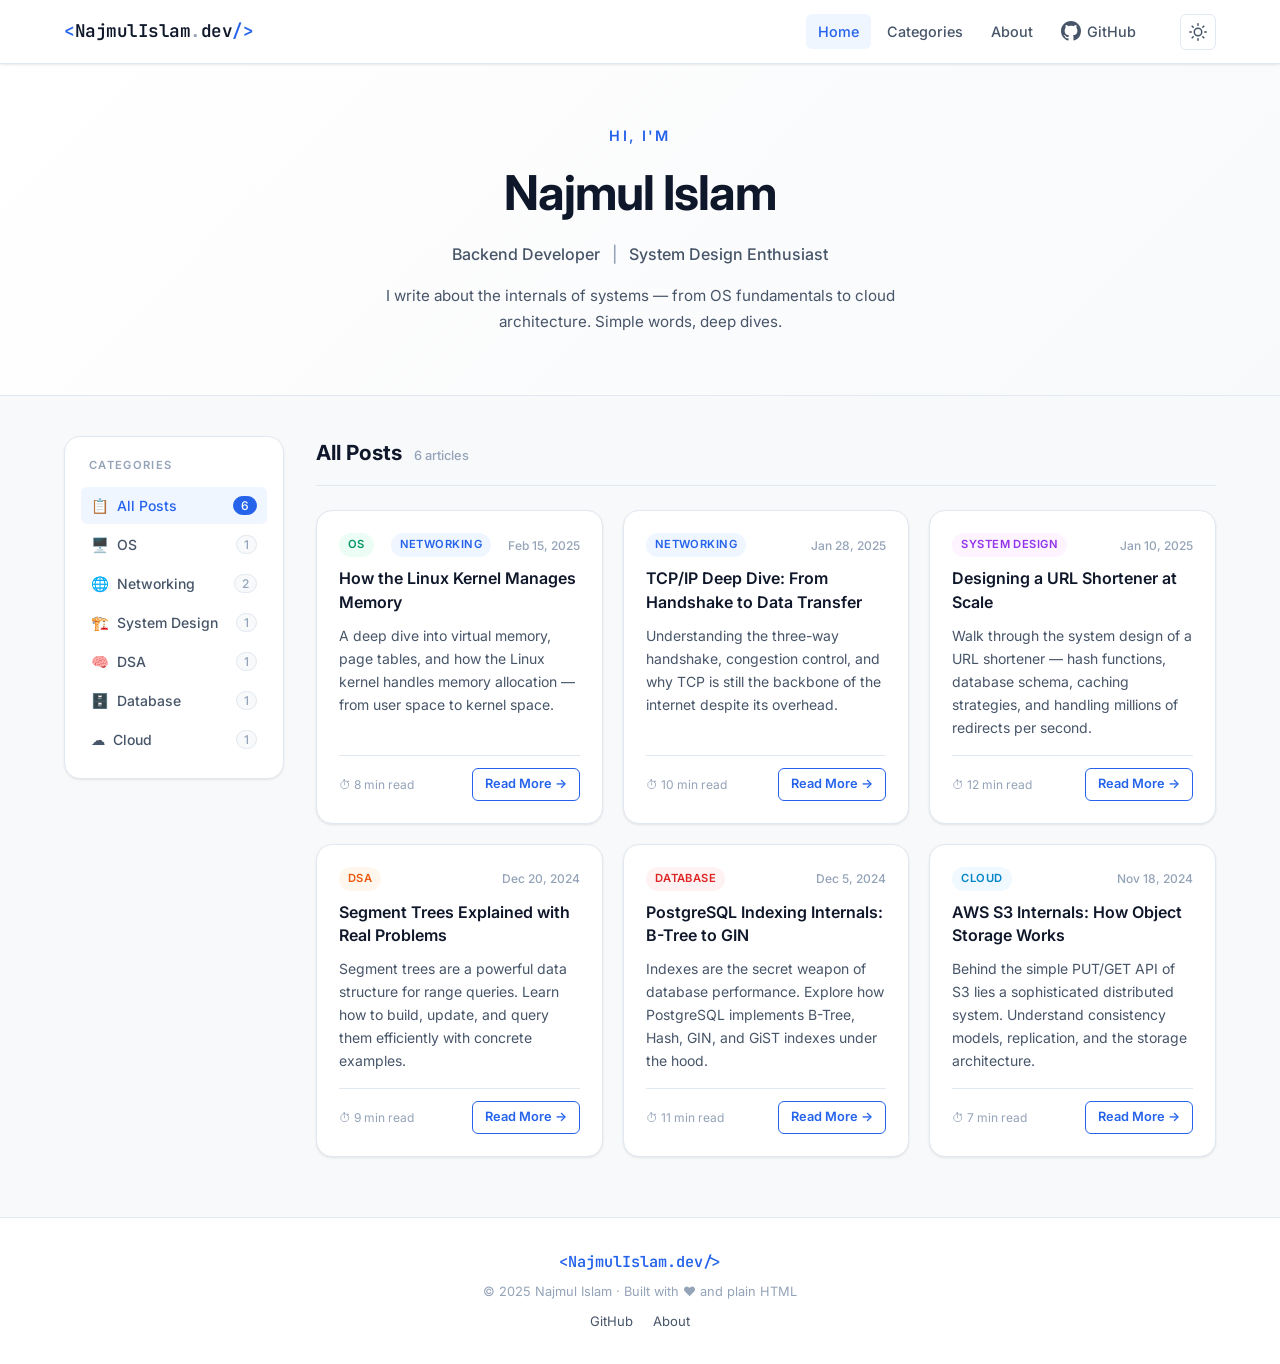
<file: index.html>
<!DOCTYPE html>
<html lang="en" data-theme="light">
<head>
  <meta charset="UTF-8" />
  <meta name="viewport" content="width=device-width, initial-scale=1.0" />
  <meta name="description" content="Najmul Islam's personal tech blog — Backend Developer & System Design Enthusiast. Articles on OS, Networking, System Design, DSA, Database, and Cloud." />
  <meta name="keywords" content="tech blog, backend development, system design, DSA, networking, cloud, database" />
  <meta name="author" content="Najmul Islam" />

  <!-- Open Graph -->
  <meta property="og:title" content="Najmul Islam — Tech Blog" />
  <meta property="og:description" content="Backend Developer | System Design Enthusiast" />
  <meta property="og:type" content="website" />

  <title>Najmul Islam — Tech Blog</title>
  <link rel="stylesheet" href="styles.css" />
  <link rel="preconnect" href="https://fonts.googleapis.com" />
  <link rel="preconnect" href="https://fonts.gstatic.com" crossorigin />
  <link href="https://fonts.googleapis.com/css2?family=Inter:wght@300;400;500;600;700&family=JetBrains+Mono:wght@400;500&display=swap" rel="stylesheet" />
</head>
<body>

  <!-- ============ NAVBAR ============ -->
  <header class="navbar" id="navbar">
    <div class="nav-container">

      <!-- Logo / Name -->
      <a href="index.html" class="nav-logo">
        <span class="logo-bracket">&lt;</span>NajmulIslam<span class="logo-dot">.</span>dev<span class="logo-bracket">/&gt;</span>
      </a>

      <!-- Desktop Nav Links -->
      <nav class="nav-links" id="navLinks" aria-label="Main navigation">
        <a href="index.html" class="nav-link active">Home</a>
        <a href="#categories" class="nav-link">Categories</a>
        <a href="about.html" class="nav-link">About</a>
        <a href="https://github.com/najmulislamnajim" target="_blank" rel="noopener noreferrer" class="nav-link nav-github" aria-label="GitHub Profile">
          <!-- GitHub SVG Icon -->
          <svg xmlns="http://www.w3.org/2000/svg" width="20" height="20" viewBox="0 0 24 24" fill="currentColor" aria-hidden="true">
            <path d="M12 0C5.37 0 0 5.37 0 12c0 5.31 3.435 9.795 8.205 11.385.6.105.825-.255.825-.57 0-.285-.015-1.23-.015-2.235-3.015.555-3.795-.735-4.035-1.41-.135-.345-.72-1.41-1.23-1.695-.42-.225-1.02-.78-.015-.795.945-.015 1.62.87 1.845 1.23 1.08 1.815 2.805 1.305 3.495.99.105-.78.42-1.305.765-1.605-2.67-.3-5.46-1.335-5.46-5.925 0-1.305.465-2.385 1.23-3.225-.12-.3-.54-1.53.12-3.18 0 0 1.005-.315 3.3 1.23.96-.27 1.98-.405 3-.405s2.04.135 3 .405c2.295-1.56 3.3-1.23 3.3-1.23.66 1.65.24 2.88.12 3.18.765.84 1.23 1.905 1.23 3.225 0 4.605-2.805 5.625-5.475 5.925.435.375.81 1.095.81 2.22 0 1.605-.015 2.895-.015 3.3 0 .315.225.69.825.57A12.02 12.02 0 0 0 24 12c0-6.63-5.37-12-12-12z"/>
          </svg>
          GitHub
        </a>
      </nav>

      <!-- Right controls: dark mode + hamburger -->
      <div class="nav-controls">
        <!-- Dark Mode Toggle -->
        <button class="theme-toggle" id="themeToggle" aria-label="Toggle dark mode" title="Toggle dark mode">
          <svg class="icon-sun" xmlns="http://www.w3.org/2000/svg" width="18" height="18" viewBox="0 0 24 24" fill="none" stroke="currentColor" stroke-width="2" stroke-linecap="round" stroke-linejoin="round">
            <circle cx="12" cy="12" r="5"/><line x1="12" y1="1" x2="12" y2="3"/><line x1="12" y1="21" x2="12" y2="23"/>
            <line x1="4.22" y1="4.22" x2="5.64" y2="5.64"/><line x1="18.36" y1="18.36" x2="19.78" y2="19.78"/>
            <line x1="1" y1="12" x2="3" y2="12"/><line x1="21" y1="12" x2="23" y2="12"/>
            <line x1="4.22" y1="19.78" x2="5.64" y2="18.36"/><line x1="18.36" y1="5.64" x2="19.78" y2="4.22"/>
          </svg>
          <svg class="icon-moon" xmlns="http://www.w3.org/2000/svg" width="18" height="18" viewBox="0 0 24 24" fill="none" stroke="currentColor" stroke-width="2" stroke-linecap="round" stroke-linejoin="round">
            <path d="M21 12.79A9 9 0 1 1 11.21 3 7 7 0 0 0 21 12.79z"/>
          </svg>
        </button>

        <!-- Hamburger (mobile) -->
        <button class="hamburger" id="hamburger" aria-label="Toggle menu" aria-expanded="false">
          <span></span><span></span><span></span>
        </button>
      </div>

    </div>

    <!-- Mobile Nav Drawer -->
    <div class="mobile-nav" id="mobileNav" aria-hidden="true">
      <a href="index.html" class="nav-link active">Home</a>
      <a href="#categories" class="nav-link">Categories</a>
      <a href="about.html" class="nav-link">About</a>
      <a href="https://github.com/najmulislam" target="_blank" rel="noopener noreferrer" class="nav-link">GitHub</a>
    </div>
  </header>

  <!-- ============ HERO ============ -->
  <section class="hero">
    <div class="hero-inner">
      <p class="hero-greeting">Hi, I'm</p>
      <h1 class="hero-name">Najmul Islam</h1>
      <p class="hero-tagline">Backend Developer <span class="sep">|</span> System Design Enthusiast</p>
      <p class="hero-desc">I write about the internals of systems — from OS fundamentals to cloud architecture. Simple words, deep dives.</p>
    </div>
  </section>

  <!-- ============ MAIN LAYOUT ============ -->
  <main class="layout" id="categories">
    <!-- ---- SIDEBAR ---- -->
    <aside class="sidebar" id="sidebar" aria-label="Blog categories">
      <h2 class="sidebar-title">Categories</h2>
      <ul class="category-list" id="categoryList" role="list">
        <li>
          <button class="cat-btn active" data-category="all" aria-pressed="true">
            <span class="cat-icon">📋</span> All Posts
            <span class="cat-count" id="count-all">6</span>
          </button>
        </li>
        <li>
          <button class="cat-btn" data-category="OS" aria-pressed="false">
            <span class="cat-icon">🖥️</span> OS
            <span class="cat-count" id="count-OS">1</span>
          </button>
        </li>
        <li>
          <button class="cat-btn" data-category="Networking" aria-pressed="false">
            <span class="cat-icon">🌐</span> Networking
            <span class="cat-count" id="count-Networking">2</span>
          </button>
        </li>
        <li>
          <button class="cat-btn" data-category="System Design" aria-pressed="false">
            <span class="cat-icon">🏗️</span> System Design
            <span class="cat-count" id="count-System Design">1</span>
          </button>
        </li>
        <li>
          <button class="cat-btn" data-category="DSA" aria-pressed="false">
            <span class="cat-icon">🧠</span> DSA
            <span class="cat-count" id="count-DSA">1</span>
          </button>
        </li>
        <li>
          <button class="cat-btn" data-category="Database" aria-pressed="false">
            <span class="cat-icon">🗄️</span> Database
            <span class="cat-count" id="count-Database">1</span>
          </button>
        </li>
        <li>
          <button class="cat-btn" data-category="Cloud" aria-pressed="false">
            <span class="cat-icon">☁️</span> Cloud
            <span class="cat-count" id="count-Cloud">1</span>
          </button>
        </li>
      </ul>
    </aside>

    <!-- ---- BLOG CARDS AREA ---- -->
    <section class="blog-area" aria-label="Blog posts">

      <!-- Mobile category dropdown -->
      <div class="mobile-category-bar">
        <label for="mobileCatSelect" class="sr-only">Filter by category</label>
        <select id="mobileCatSelect" class="mobile-cat-select" aria-label="Filter posts by category">
          <option value="all">📋 All Posts</option>
          <option value="OS">🖥️ OS</option>
          <option value="Networking">🌐 Networking</option>
          <option value="System Design">🏗️ System Design</option>
          <option value="DSA">🧠 DSA</option>
          <option value="Database">🗄️ Database</option>
          <option value="Cloud">☁️ Cloud</option>
        </select>
      </div>

      <div class="blog-header">
        <h2 class="blog-section-title" id="sectionTitle">All Posts</h2>
        <span class="post-count" id="postCount">6 articles</span>
      </div>

      <!-- Blog Cards Grid -->
      <div class="blog-grid" id="blogGrid">

        <!-- Card 1: OS -->
        <article class="blog-card" data-category="OS Networking">
          <div class="card-top">
            <span class="badge badge-OS">OS</span>
            <span class="badge badge-Networking">Networking</span>
            <time class="card-date" datetime="2025-02-15">Feb 15, 2025</time>
          </div>
          <h3 class="card-title">How the Linux Kernel Manages Memory</h3>
          <p class="card-desc">A deep dive into virtual memory, page tables, and how the Linux kernel handles memory allocation — from user space to kernel space.</p>
          <div class="card-footer">
            <span class="read-time">⏱ 8 min read</span>
            <a href="blog1.html" class="btn-read">Read More →</a>
          </div>
        </article>

        <!-- Card 2: Networking -->
        <article class="blog-card" data-category="Networking">
          <div class="card-top">
            <span class="badge badge-Networking">Networking</span>
            <time class="card-date" datetime="2025-01-28">Jan 28, 2025</time>
          </div>
          <h3 class="card-title">TCP/IP Deep Dive: From Handshake to Data Transfer</h3>
          <p class="card-desc">Understanding the three-way handshake, congestion control, and why TCP is still the backbone of the internet despite its overhead.</p>
          <div class="card-footer">
            <span class="read-time">⏱ 10 min read</span>
            <a href="blog2.html" class="btn-read">Read More →</a>
          </div>
        </article>

        <!-- Card 3: System Design -->
        <article class="blog-card" data-category="System Design">
          <div class="card-top">
            <span class="badge badge-SystemDesign">System Design</span>
            <time class="card-date" datetime="2025-01-10">Jan 10, 2025</time>
          </div>
          <h3 class="card-title">Designing a URL Shortener at Scale</h3>
          <p class="card-desc">Walk through the system design of a URL shortener — hash functions, database schema, caching strategies, and handling millions of redirects per second.</p>
          <div class="card-footer">
            <span class="read-time">⏱ 12 min read</span>
            <a href="blog3.html" class="btn-read">Read More →</a>
          </div>
        </article>

        <!-- Card 4: DSA -->
        <article class="blog-card" data-category="DSA">
          <div class="card-top">
            <span class="badge badge-DSA">DSA</span>
            <time class="card-date" datetime="2024-12-20">Dec 20, 2024</time>
          </div>
          <h3 class="card-title">Segment Trees Explained with Real Problems</h3>
          <p class="card-desc">Segment trees are a powerful data structure for range queries. Learn how to build, update, and query them efficiently with concrete examples.</p>
          <div class="card-footer">
            <span class="read-time">⏱ 9 min read</span>
            <a href="blog4.html" class="btn-read">Read More →</a>
          </div>
        </article>

        <!-- Card 5: Database -->
        <article class="blog-card" data-category="Database">
          <div class="card-top">
            <span class="badge badge-Database">Database</span>
            <time class="card-date" datetime="2024-12-05">Dec 5, 2024</time>
          </div>
          <h3 class="card-title">PostgreSQL Indexing Internals: B-Tree to GIN</h3>
          <p class="card-desc">Indexes are the secret weapon of database performance. Explore how PostgreSQL implements B-Tree, Hash, GIN, and GiST indexes under the hood.</p>
          <div class="card-footer">
            <span class="read-time">⏱ 11 min read</span>
            <a href="blog5.html" class="btn-read">Read More →</a>
          </div>
        </article>

        <!-- Card 6: Cloud -->
        <article class="blog-card" data-category="Cloud">
          <div class="card-top">
            <span class="badge badge-Cloud">Cloud</span>
            <time class="card-date" datetime="2024-11-18">Nov 18, 2024</time>
          </div>
          <h3 class="card-title">AWS S3 Internals: How Object Storage Works</h3>
          <p class="card-desc">Behind the simple PUT/GET API of S3 lies a sophisticated distributed system. Understand consistency models, replication, and the storage architecture.</p>
          <div class="card-footer">
            <span class="read-time">⏱ 7 min read</span>
            <a href="blog6.html" class="btn-read">Read More →</a>
          </div>
        </article>

      </div><!-- /blog-grid -->

      <!-- Empty state (hidden by default) -->
      <div class="empty-state" id="emptyState" hidden>
        <span class="empty-icon">📭</span>
        <p>No posts in this category yet. Check back soon!</p>
      </div>

    </section>
  </main>

  <!-- ============ FOOTER ============ -->
  <footer class="footer">
    <div class="footer-inner">
      <p class="footer-name">&lt;NajmulIslam.dev/&gt;</p>
      <p class="footer-copy">© 2025 Najmul Islam · Built with ❤️ and plain HTML</p>
      <div class="footer-links">
        <a href="https://github.com/najmulislamnajim" target="_blank" rel="noopener noreferrer">GitHub</a>
        <a href="about.html">About</a>
      </div>
    </div>
  </footer>

  <script src="script.js"></script>
</body>
</html>
</file>
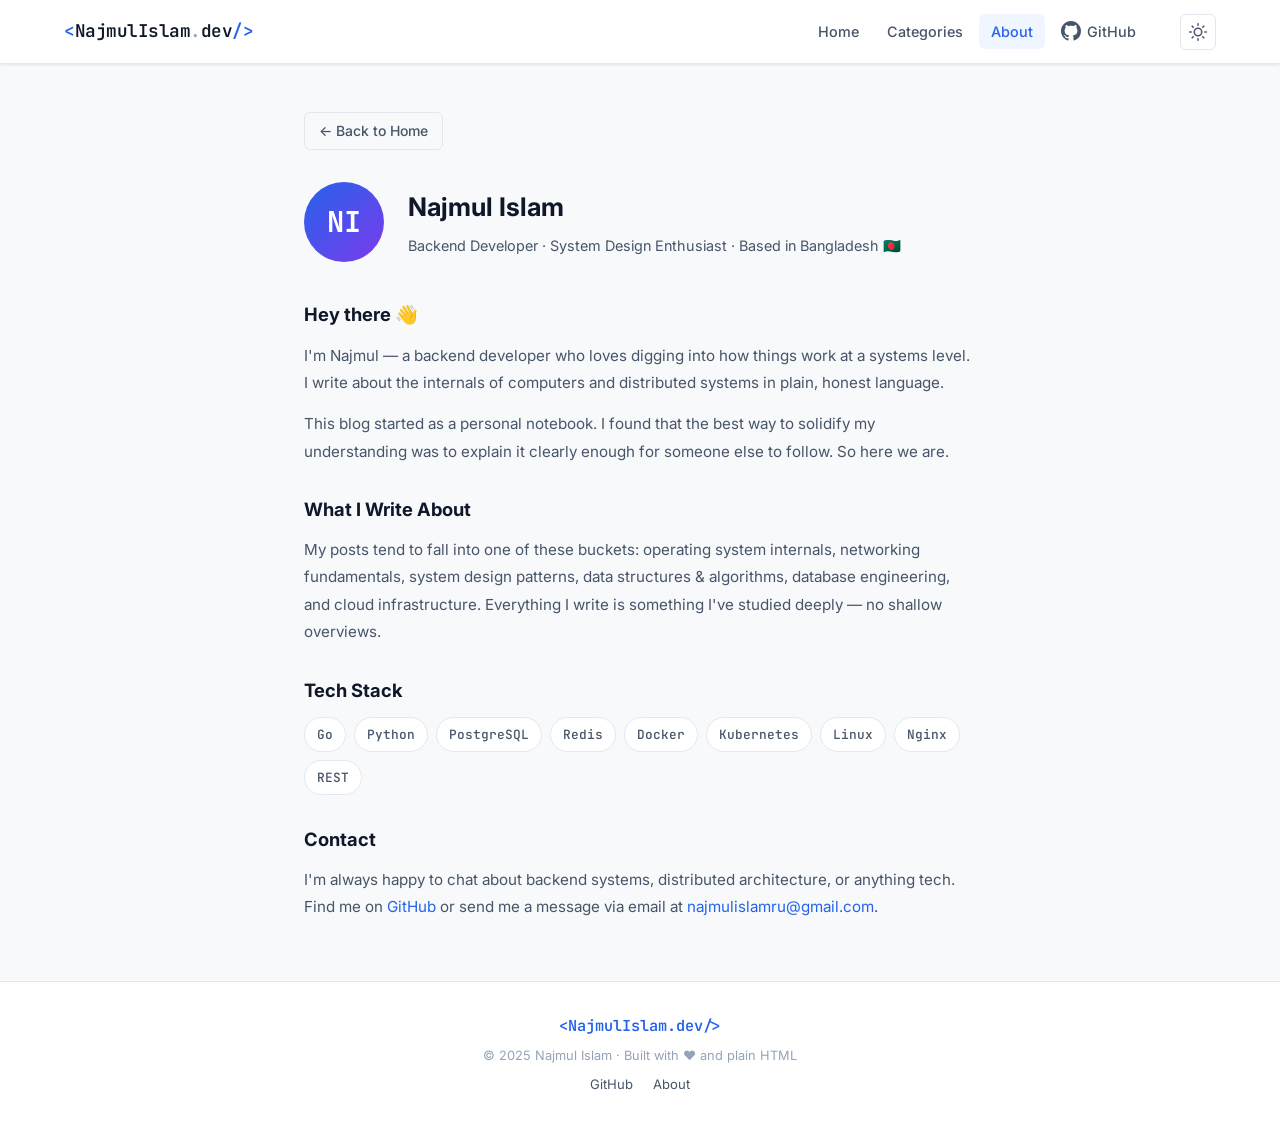
<file: about.html>
<!DOCTYPE html>
<html lang="en" data-theme="light">
<head>
  <meta charset="UTF-8" />
  <meta name="viewport" content="width=device-width, initial-scale=1.0" />
  <meta name="description" content="About Najmul Islam — Backend Developer and System Design Enthusiast." />
  <meta name="author" content="Najmul Islam" />
  <title>About — Najmul Islam</title>
  <link rel="stylesheet" href="styles.css" />
  <link rel="preconnect" href="https://fonts.googleapis.com" />
  <link rel="preconnect" href="https://fonts.gstatic.com" crossorigin />
  <link href="https://fonts.googleapis.com/css2?family=Inter:wght@300;400;500;600;700&family=JetBrains+Mono:wght@400;500&display=swap" rel="stylesheet" />
</head>
<body>

  <!-- NAVBAR -->
  <header class="navbar" id="navbar">
    <div class="nav-container">
      <a href="index.html" class="nav-logo">
        <span class="logo-bracket">&lt;</span>NajmulIslam<span class="logo-dot">.</span>dev<span class="logo-bracket">/&gt;</span>
      </a>
      <nav class="nav-links" aria-label="Main navigation">
        <a href="index.html" class="nav-link">Home</a>
        <a href="index.html#categories" class="nav-link">Categories</a>
        <a href="about.html" class="nav-link active">About</a>
        <a href="https://github.com/najmulislamnajim" target="_blank" rel="noopener noreferrer" class="nav-link nav-github">
          <svg xmlns="http://www.w3.org/2000/svg" width="20" height="20" viewBox="0 0 24 24" fill="currentColor" aria-hidden="true">
            <path d="M12 0C5.37 0 0 5.37 0 12c0 5.31 3.435 9.795 8.205 11.385.6.105.825-.255.825-.57 0-.285-.015-1.23-.015-2.235-3.015.555-3.795-.735-4.035-1.41-.135-.345-.72-1.41-1.23-1.695-.42-.225-1.02-.78-.015-.795.945-.015 1.62.87 1.845 1.23 1.08 1.815 2.805 1.305 3.495.99.105-.78.42-1.305.765-1.605-2.67-.3-5.46-1.335-5.46-5.925 0-1.305.465-2.385 1.23-3.225-.12-.3-.54-1.53.12-3.18 0 0 1.005-.315 3.3 1.23.96-.27 1.98-.405 3-.405s2.04.135 3 .405c2.295-1.56 3.3-1.23 3.3-1.23.66 1.65.24 2.88.12 3.18.765.84 1.23 1.905 1.23 3.225 0 4.605-2.805 5.625-5.475 5.925.435.375.81 1.095.81 2.22 0 1.605-.015 2.895-.015 3.3 0 .315.225.69.825.57A12.02 12.02 0 0 0 24 12c0-6.63-5.37-12-12-12z"/>
          </svg>
          GitHub
        </a>
      </nav>
      <div class="nav-controls">
        <button class="theme-toggle" id="themeToggle" aria-label="Toggle dark mode">
          <svg class="icon-sun" xmlns="http://www.w3.org/2000/svg" width="18" height="18" viewBox="0 0 24 24" fill="none" stroke="currentColor" stroke-width="2" stroke-linecap="round" stroke-linejoin="round">
            <circle cx="12" cy="12" r="5"/><line x1="12" y1="1" x2="12" y2="3"/><line x1="12" y1="21" x2="12" y2="23"/>
            <line x1="4.22" y1="4.22" x2="5.64" y2="5.64"/><line x1="18.36" y1="18.36" x2="19.78" y2="19.78"/>
            <line x1="1" y1="12" x2="3" y2="12"/><line x1="21" y1="12" x2="23" y2="12"/>
            <line x1="4.22" y1="19.78" x2="5.64" y2="18.36"/><line x1="18.36" y1="5.64" x2="19.78" y2="4.22"/>
          </svg>
          <svg class="icon-moon" xmlns="http://www.w3.org/2000/svg" width="18" height="18" viewBox="0 0 24 24" fill="none" stroke="currentColor" stroke-width="2" stroke-linecap="round" stroke-linejoin="round">
            <path d="M21 12.79A9 9 0 1 1 11.21 3 7 7 0 0 0 21 12.79z"/>
          </svg>
        </button>
        <button class="hamburger" id="hamburger" aria-label="Toggle menu" aria-expanded="false">
          <span></span><span></span><span></span>
        </button>
      </div>
    </div>
    <div class="mobile-nav" id="mobileNav" aria-hidden="true">
      <a href="index.html" class="nav-link">Home</a>
      <a href="index.html#categories" class="nav-link">Categories</a>
      <a href="about.html" class="nav-link active">About</a>
      <a href="https://github.com/najmulislam" target="_blank" rel="noopener noreferrer" class="nav-link">GitHub</a>
    </div>
  </header>

  <!-- ABOUT PAGE -->
  <main class="about-container">
    <a href="index.html" class="back-btn">← Back to Home</a>

    <div class="about-header">
      <div class="about-avatar" aria-hidden="true">NI</div>
      <div class="about-intro">
        <h1>Najmul Islam</h1>
        <p>Backend Developer · System Design Enthusiast · Based in Bangladesh 🇧🇩</p>
      </div>
    </div>

    <div class="about-body">
      <h2>Hey there 👋</h2>
      <p>I'm Najmul — a backend developer who loves digging into how things work at a systems level. I write about the internals of computers and distributed systems in plain, honest language.</p>
      <p>This blog started as a personal notebook. I found that the best way to solidify my understanding was to explain it clearly enough for someone else to follow. So here we are.</p>

      <h2>What I Write About</h2>
      <p>My posts tend to fall into one of these buckets: operating system internals, networking fundamentals, system design patterns, data structures & algorithms, database engineering, and cloud infrastructure. Everything I write is something I've studied deeply — no shallow overviews.</p>

      <h2>Tech Stack</h2>
      <div class="skills-grid">
        <span class="skill-tag">Go</span>
        <span class="skill-tag">Python</span>
        <span class="skill-tag">PostgreSQL</span>
        <span class="skill-tag">Redis</span>
        <!-- <span class="skill-tag">Kafka</span> -->
        <span class="skill-tag">Docker</span>
        <span class="skill-tag">Kubernetes</span>
        <!-- <span class="skill-tag">AWS</span> -->
        <span class="skill-tag">Linux</span>
        <span class="skill-tag">Nginx</span>
        <!-- <span class="skill-tag">gRPC</span> -->
        <span class="skill-tag">REST</span>
      </div>

      <h2>Contact</h2>
      <p>I'm always happy to chat about backend systems, distributed architecture, or anything tech. Find me on <a href="https://github.com/najmulislamnajim" target="_blank" rel="noopener noreferrer">GitHub</a> or send me a message via email at <a href="mailto:najmulislamru@gmail.com">najmulislamru@gmail.com</a>.</p>
    </div>
  </main>

  <!-- FOOTER -->
  <footer class="footer">
    <div class="footer-inner">
      <p class="footer-name">&lt;NajmulIslam.dev/&gt;</p>
      <p class="footer-copy">© 2025 Najmul Islam · Built with ❤️ and plain HTML</p>
      <div class="footer-links">
        <a href="https://github.com/najmulislamnajim" target="_blank" rel="noopener noreferrer">GitHub</a>
        <a href="about.html">About</a>
      </div>
    </div>
  </footer>

  <script src="script.js"></script>
</body>
</html>
</file>
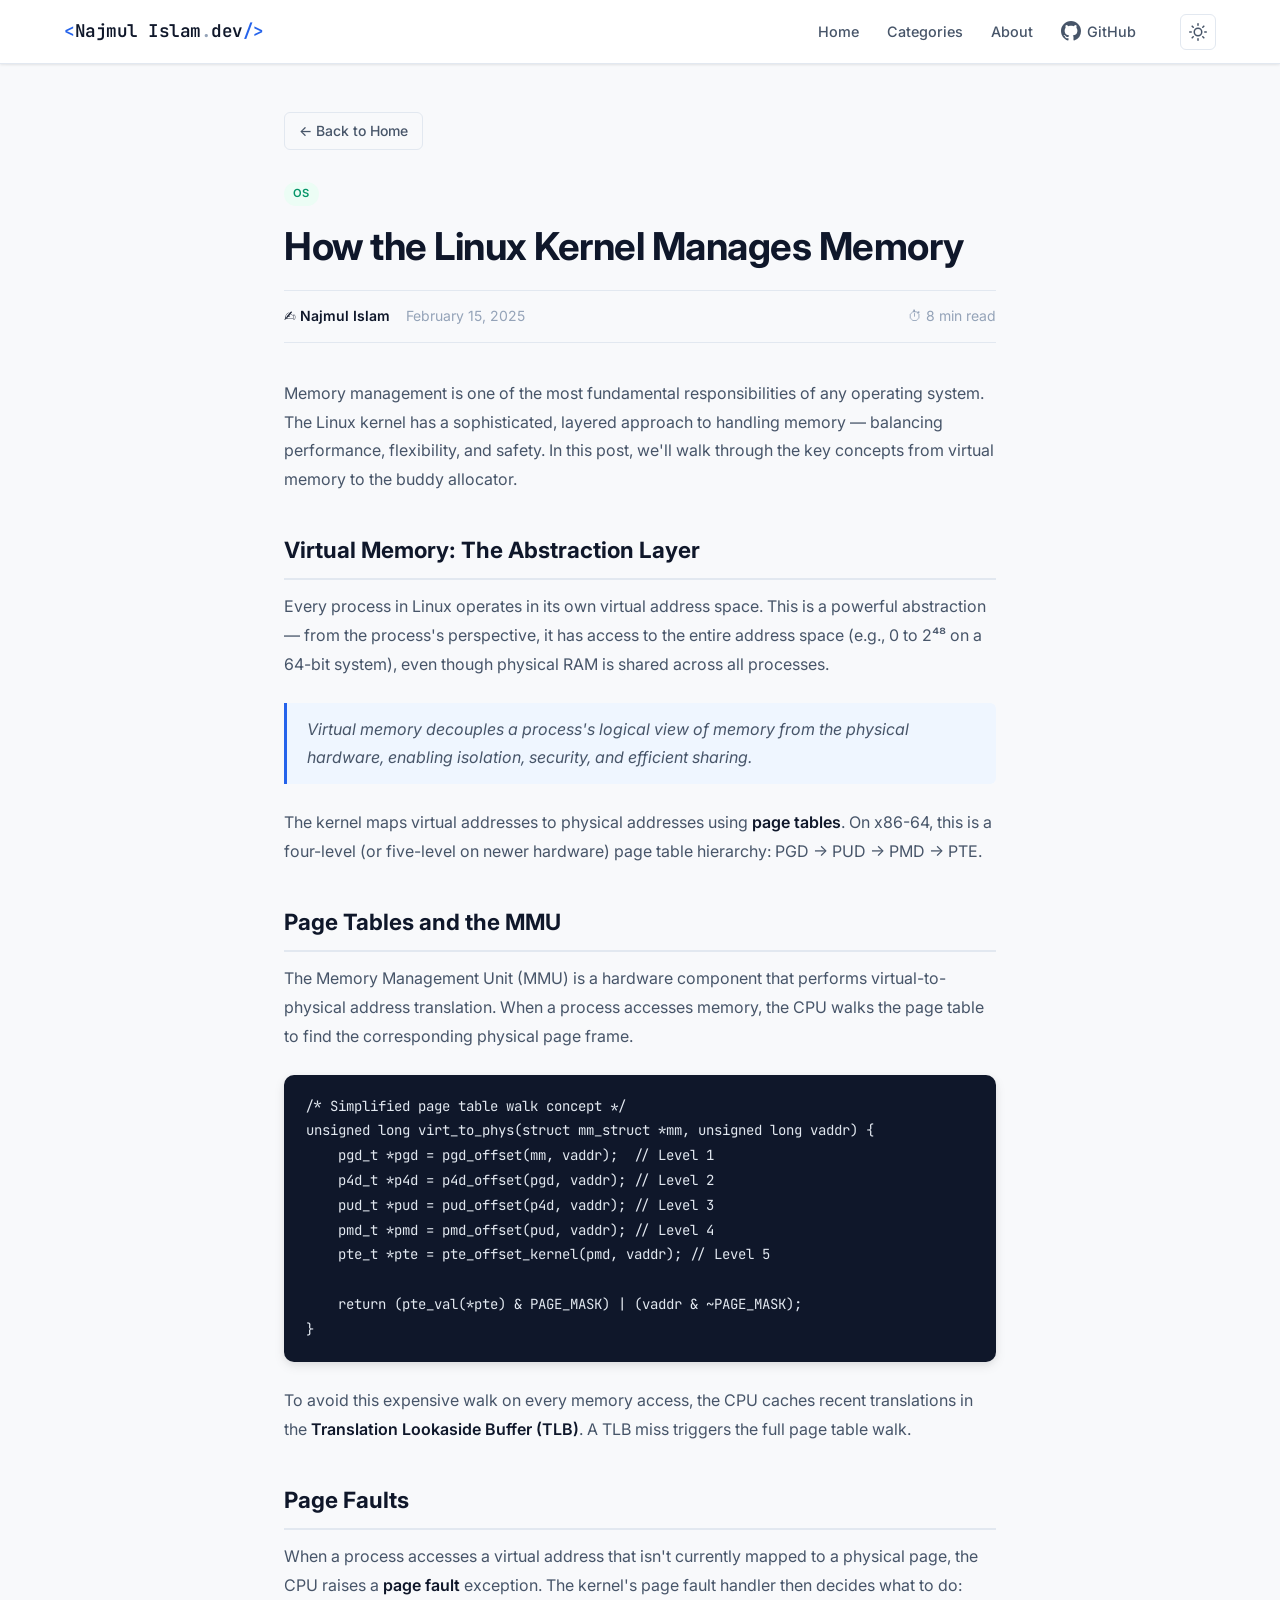
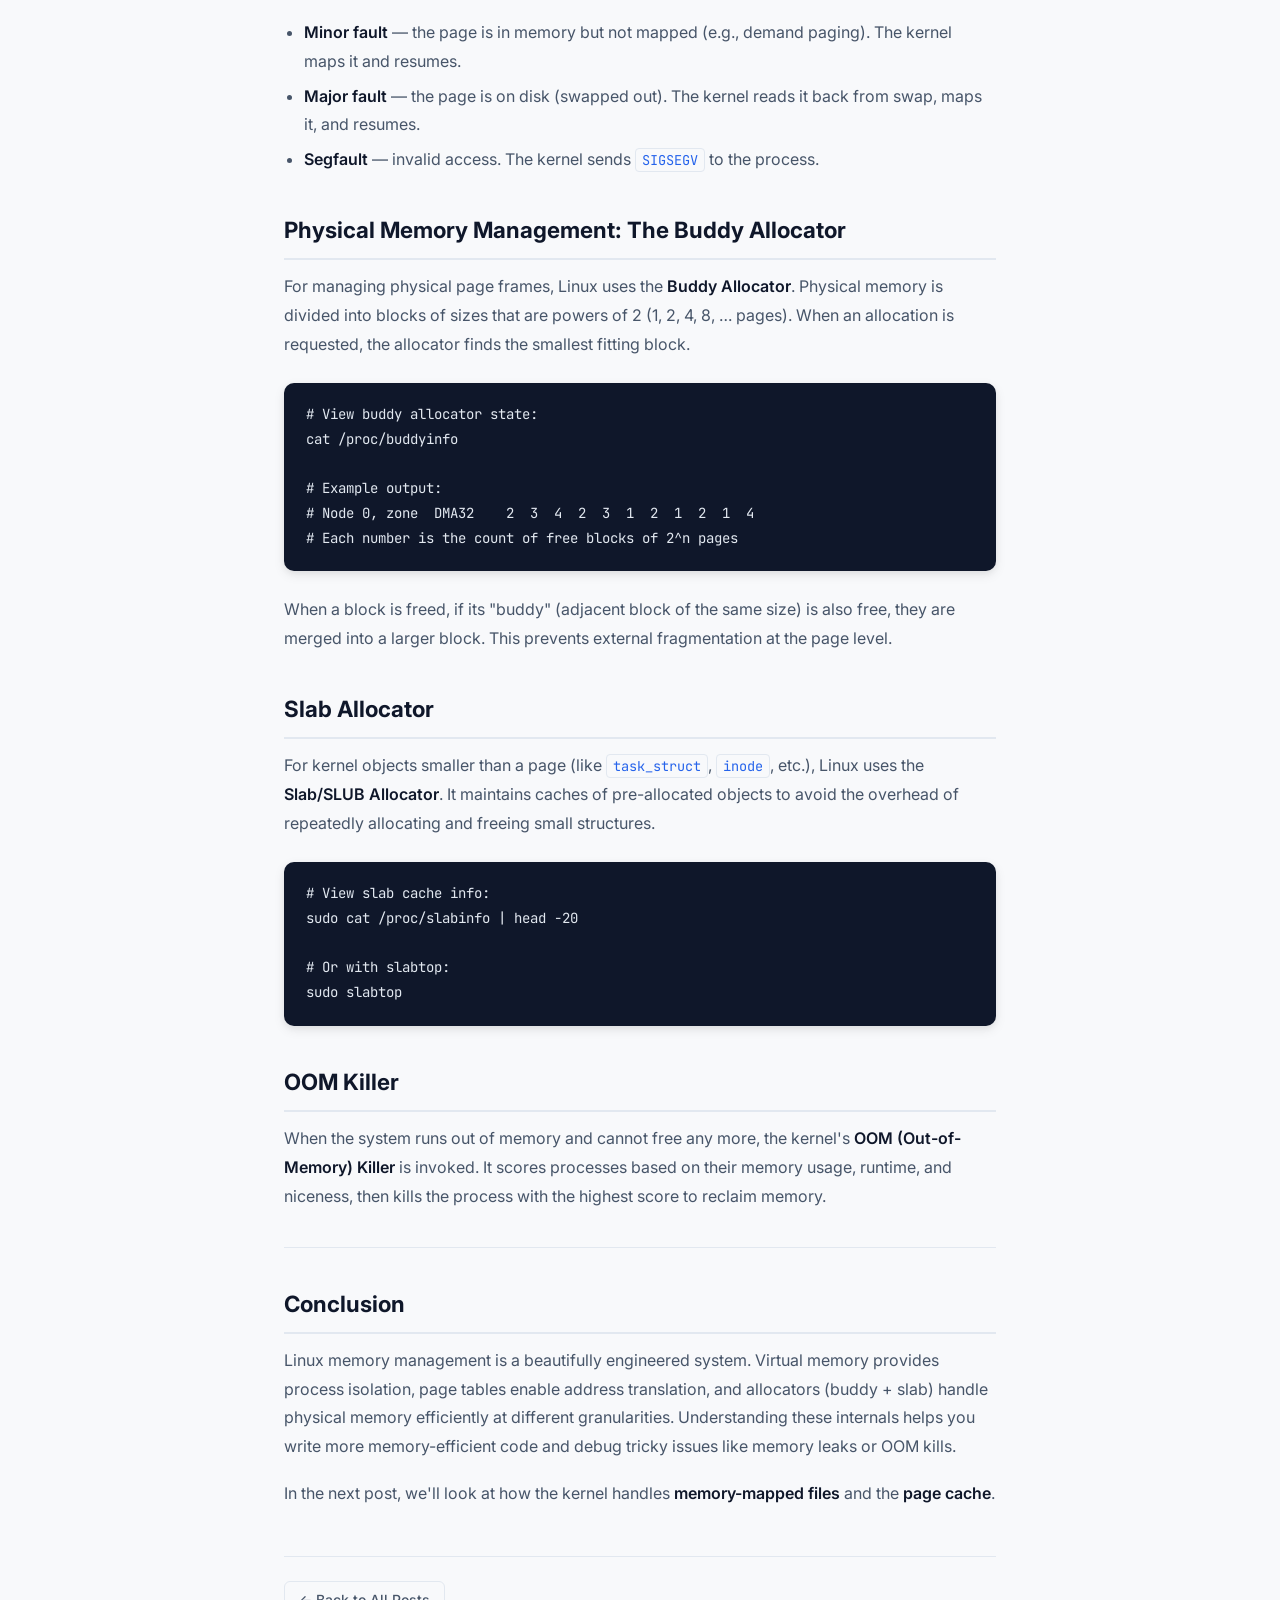
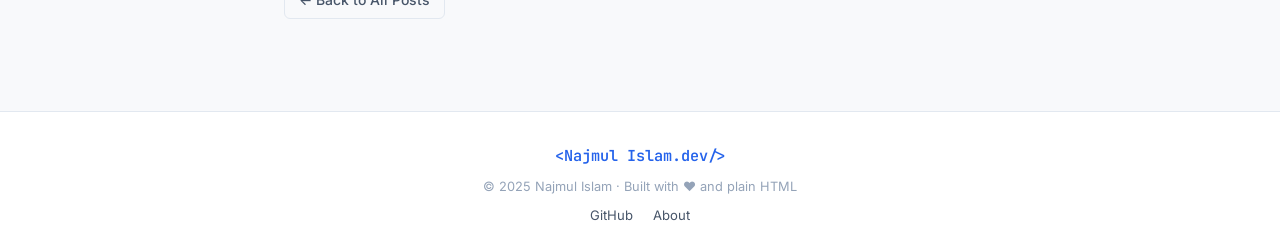
<file: blog1.html>
<!DOCTYPE html>
<html lang="en" data-theme="light">
<head>
  <meta charset="UTF-8" />
  <meta name="viewport" content="width=device-width, initial-scale=1.0" />
  <meta name="description" content="A deep dive into virtual memory, page tables, and how the Linux kernel handles memory allocation." />
  <meta name="author" content="Najmul Islam" />
  <title>How the Linux Kernel Manages Memory — Najmul Islam</title>
  <link rel="stylesheet" href="styles.css" />
  <link rel="preconnect" href="https://fonts.googleapis.com" />
  <link rel="preconnect" href="https://fonts.gstatic.com" crossorigin />
  <link href="https://fonts.googleapis.com/css2?family=Inter:wght@300;400;500;600;700&family=JetBrains+Mono:wght@400;500&display=swap" rel="stylesheet" />
</head>
<body>

  <!-- NAVBAR -->
  <header class="navbar" id="navbar">
    <div class="nav-container">
      <a href="index.html" class="nav-logo">
        <span class="logo-bracket">&lt;</span>Najmul Islam<span class="logo-dot">.</span>dev<span class="logo-bracket">/&gt;</span>
      </a>
      <nav class="nav-links" aria-label="Main navigation">
        <a href="index.html" class="nav-link">Home</a>
        <a href="index.html#categories" class="nav-link">Categories</a>
        <a href="about.html" class="nav-link">About</a>
        <a href="https://github.com/najmulislam" target="_blank" rel="noopener noreferrer" class="nav-link nav-github">
          <svg xmlns="http://www.w3.org/2000/svg" width="20" height="20" viewBox="0 0 24 24" fill="currentColor" aria-hidden="true">
            <path d="M12 0C5.37 0 0 5.37 0 12c0 5.31 3.435 9.795 8.205 11.385.6.105.825-.255.825-.57 0-.285-.015-1.23-.015-2.235-3.015.555-3.795-.735-4.035-1.41-.135-.345-.72-1.41-1.23-1.695-.42-.225-1.02-.78-.015-.795.945-.015 1.62.87 1.845 1.23 1.08 1.815 2.805 1.305 3.495.99.105-.78.42-1.305.765-1.605-2.67-.3-5.46-1.335-5.46-5.925 0-1.305.465-2.385 1.23-3.225-.12-.3-.54-1.53.12-3.18 0 0 1.005-.315 3.3 1.23.96-.27 1.98-.405 3-.405s2.04.135 3 .405c2.295-1.56 3.3-1.23 3.3-1.23.66 1.65.24 2.88.12 3.18.765.84 1.23 1.905 1.23 3.225 0 4.605-2.805 5.625-5.475 5.925.435.375.81 1.095.81 2.22 0 1.605-.015 2.895-.015 3.3 0 .315.225.69.825.57A12.02 12.02 0 0 0 24 12c0-6.63-5.37-12-12-12z"/>
          </svg>
          GitHub
        </a>
      </nav>
      <div class="nav-controls">
        <button class="theme-toggle" id="themeToggle" aria-label="Toggle dark mode">
          <svg class="icon-sun" xmlns="http://www.w3.org/2000/svg" width="18" height="18" viewBox="0 0 24 24" fill="none" stroke="currentColor" stroke-width="2" stroke-linecap="round" stroke-linejoin="round">
            <circle cx="12" cy="12" r="5"/><line x1="12" y1="1" x2="12" y2="3"/><line x1="12" y1="21" x2="12" y2="23"/>
            <line x1="4.22" y1="4.22" x2="5.64" y2="5.64"/><line x1="18.36" y1="18.36" x2="19.78" y2="19.78"/>
            <line x1="1" y1="12" x2="3" y2="12"/><line x1="21" y1="12" x2="23" y2="12"/>
            <line x1="4.22" y1="19.78" x2="5.64" y2="18.36"/><line x1="18.36" y1="5.64" x2="19.78" y2="4.22"/>
          </svg>
          <svg class="icon-moon" xmlns="http://www.w3.org/2000/svg" width="18" height="18" viewBox="0 0 24 24" fill="none" stroke="currentColor" stroke-width="2" stroke-linecap="round" stroke-linejoin="round">
            <path d="M21 12.79A9 9 0 1 1 11.21 3 7 7 0 0 0 21 12.79z"/>
          </svg>
        </button>
        <button class="hamburger" id="hamburger" aria-label="Toggle menu" aria-expanded="false">
          <span></span><span></span><span></span>
        </button>
      </div>
    </div>
    <div class="mobile-nav" id="mobileNav" aria-hidden="true">
      <a href="index.html" class="nav-link">Home</a>
      <a href="index.html#categories" class="nav-link">Categories</a>
      <a href="about.html" class="nav-link">About</a>
      <a href="https://github.com/najmulislamnajim" target="_blank" rel="noopener noreferrer" class="nav-link">GitHub</a>
    </div>
  </header>

  <!-- BLOG POST -->
  <article class="post-container">
    <a href="index.html" class="back-btn">← Back to Home</a>

    <header class="post-header">
      <div class="post-meta-row">
        <span class="badge badge-OS">OS</span>
      </div>
      <h1 class="post-title">How the Linux Kernel Manages Memory</h1>
      <div class="post-byline">
        <span class="post-author">✍️ Najmul Islam</span>
        <time class="post-date-detail" datetime="2025-02-15">February 15, 2025</time>
        <span class="post-readtime">⏱ 8 min read</span>
      </div>
    </header>

    <div class="post-body">
      <p>Memory management is one of the most fundamental responsibilities of any operating system. The Linux kernel has a sophisticated, layered approach to handling memory — balancing performance, flexibility, and safety. In this post, we'll walk through the key concepts from virtual memory to the buddy allocator.</p>

      <h2>Virtual Memory: The Abstraction Layer</h2>
      <p>Every process in Linux operates in its own virtual address space. This is a powerful abstraction — from the process's perspective, it has access to the entire address space (e.g., 0 to 2⁴⁸ on a 64-bit system), even though physical RAM is shared across all processes.</p>

      <blockquote>
        Virtual memory decouples a process's logical view of memory from the physical hardware, enabling isolation, security, and efficient sharing.
      </blockquote>

      <p>The kernel maps virtual addresses to physical addresses using <strong>page tables</strong>. On x86-64, this is a four-level (or five-level on newer hardware) page table hierarchy: PGD → PUD → PMD → PTE.</p>

      <h2>Page Tables and the MMU</h2>
      <p>The Memory Management Unit (MMU) is a hardware component that performs virtual-to-physical address translation. When a process accesses memory, the CPU walks the page table to find the corresponding physical page frame.</p>

      <pre><code>/* Simplified page table walk concept */
unsigned long virt_to_phys(struct mm_struct *mm, unsigned long vaddr) {
    pgd_t *pgd = pgd_offset(mm, vaddr);  // Level 1
    p4d_t *p4d = p4d_offset(pgd, vaddr); // Level 2
    pud_t *pud = pud_offset(p4d, vaddr); // Level 3
    pmd_t *pmd = pmd_offset(pud, vaddr); // Level 4
    pte_t *pte = pte_offset_kernel(pmd, vaddr); // Level 5

    return (pte_val(*pte) & PAGE_MASK) | (vaddr & ~PAGE_MASK);
}</code></pre>

      <p>To avoid this expensive walk on every memory access, the CPU caches recent translations in the <strong>Translation Lookaside Buffer (TLB)</strong>. A TLB miss triggers the full page table walk.</p>

      <h2>Page Faults</h2>
      <p>When a process accesses a virtual address that isn't currently mapped to a physical page, the CPU raises a <strong>page fault</strong> exception. The kernel's page fault handler then decides what to do:</p>
      <ul>
        <li><strong>Minor fault</strong> — the page is in memory but not mapped (e.g., demand paging). The kernel maps it and resumes.</li>
        <li><strong>Major fault</strong> — the page is on disk (swapped out). The kernel reads it back from swap, maps it, and resumes.</li>
        <li><strong>Segfault</strong> — invalid access. The kernel sends <code>SIGSEGV</code> to the process.</li>
      </ul>

      <h2>Physical Memory Management: The Buddy Allocator</h2>
      <p>For managing physical page frames, Linux uses the <strong>Buddy Allocator</strong>. Physical memory is divided into blocks of sizes that are powers of 2 (1, 2, 4, 8, … pages). When an allocation is requested, the allocator finds the smallest fitting block.</p>

      <pre><code># View buddy allocator state:
cat /proc/buddyinfo

# Example output:
# Node 0, zone  DMA32    2  3  4  2  3  1  2  1  2  1  4
# Each number is the count of free blocks of 2^n pages</code></pre>

      <p>When a block is freed, if its "buddy" (adjacent block of the same size) is also free, they are merged into a larger block. This prevents external fragmentation at the page level.</p>

      <h2>Slab Allocator</h2>
      <p>For kernel objects smaller than a page (like <code>task_struct</code>, <code>inode</code>, etc.), Linux uses the <strong>Slab/SLUB Allocator</strong>. It maintains caches of pre-allocated objects to avoid the overhead of repeatedly allocating and freeing small structures.</p>

      <pre><code># View slab cache info:
sudo cat /proc/slabinfo | head -20

# Or with slabtop:
sudo slabtop</code></pre>

      <h2>OOM Killer</h2>
      <p>When the system runs out of memory and cannot free any more, the kernel's <strong>OOM (Out-of-Memory) Killer</strong> is invoked. It scores processes based on their memory usage, runtime, and niceness, then kills the process with the highest score to reclaim memory.</p>

      <hr />

      <h2>Conclusion</h2>
      <p>Linux memory management is a beautifully engineered system. Virtual memory provides process isolation, page tables enable address translation, and allocators (buddy + slab) handle physical memory efficiently at different granularities. Understanding these internals helps you write more memory-efficient code and debug tricky issues like memory leaks or OOM kills.</p>

      <p>In the next post, we'll look at how the kernel handles <strong>memory-mapped files</strong> and the <strong>page cache</strong>.</p>
    </div>

    <div style="margin-top: 48px; padding-top: 24px; border-top: 1px solid var(--border);">
      <a href="index.html" class="back-btn">← Back to All Posts</a>
    </div>
  </article>

  <!-- FOOTER -->
  <footer class="footer">
    <div class="footer-inner">
      <p class="footer-name">&lt;Najmul Islam.dev/&gt;</p>
      <p class="footer-copy">© 2025 Najmul Islam · Built with ❤️ and plain HTML</p>
      <div class="footer-links">
        <a href="https://github.com/najmulislamnajim" target="_blank" rel="noopener noreferrer">GitHub</a>
        <a href="about.html">About</a>
      </div>
    </div>
  </footer>

  <script src="script.js"></script>
</body>
</html>
</file>
<file: styles.css>
/* ==========================================================
   styles.css — Najmul Islam Tech Blog
   Clean, minimal, developer-focused design
   ========================================================== */

/* ---------- CSS Custom Properties (Light Theme) ---------- */
:root {
  --bg:           #f8f9fb;
  --bg-alt:       #ffffff;
  --bg-card:      #ffffff;
  --border:       #e2e8f0;
  --border-hover: #cbd5e1;
  --text-primary: #0f172a;
  --text-secondary:#475569;
  --text-muted:   #94a3b8;
  --accent:       #2563eb;
  --accent-hover: #1d4ed8;
  --accent-light: #eff6ff;
  --shadow-sm:    0 1px 3px rgba(0,0,0,.06), 0 1px 2px rgba(0,0,0,.04);
  --shadow-md:    0 4px 12px rgba(0,0,0,.08), 0 2px 6px rgba(0,0,0,.05);
  --shadow-lg:    0 10px 30px rgba(0,0,0,.10);
  --radius-sm:    6px;
  --radius-md:    10px;
  --radius-lg:    16px;
  --font-sans:    'Inter', system-ui, -apple-system, sans-serif;
  --font-mono:    'JetBrains Mono', 'Fira Code', monospace;
  --nav-h:        64px;
  --sidebar-w:    220px;
  --transition:   0.2s ease;
}

/* ---------- Dark Theme ---------- */
[data-theme="dark"] {
  --bg:           #0f172a;
  --bg-alt:       #1e293b;
  --bg-card:      #1e293b;
  --border:       #334155;
  --border-hover: #475569;
  --text-primary: #f1f5f9;
  --text-secondary:#94a3b8;
  --text-muted:   #64748b;
  --accent:       #3b82f6;
  --accent-hover: #60a5fa;
  --accent-light: #1e3a5f;
  --shadow-sm:    0 1px 3px rgba(0,0,0,.3);
  --shadow-md:    0 4px 12px rgba(0,0,0,.4);
  --shadow-lg:    0 10px 30px rgba(0,0,0,.5);
}

/* ---------- Reset & Base ---------- */
*, *::before, *::after { box-sizing: border-box; margin: 0; padding: 0; }

html {
  scroll-behavior: smooth;
  font-size: 16px;
  -webkit-text-size-adjust: 100%;
}

body {
  font-family: var(--font-sans);
  background: var(--bg);
  color: var(--text-primary);
  line-height: 1.6;
  min-height: 100vh;
  transition: background var(--transition), color var(--transition);
}

a { color: var(--accent); text-decoration: none; }
a:hover { color: var(--accent-hover); }

img { max-width: 100%; display: block; }

ul { list-style: none; }

/* Accessibility: screen reader only */
.sr-only {
  position: absolute; width: 1px; height: 1px;
  padding: 0; margin: -1px; overflow: hidden;
  clip: rect(0,0,0,0); white-space: nowrap; border: 0;
}

/* ---------- NAVBAR ---------- */
.navbar {
  position: sticky;
  top: 0;
  z-index: 100;
  background: var(--bg-alt);
  border-bottom: 1px solid var(--border);
  height: var(--nav-h);
  box-shadow: var(--shadow-sm);
  transition: background var(--transition), border-color var(--transition);
}

.nav-container {
  max-width: 1200px;
  margin: 0 auto;
  padding: 0 24px;
  height: 100%;
  display: flex;
  align-items: center;
  gap: 32px;
}

/* Logo */
.nav-logo {
  font-family: var(--font-mono);
  font-size: 1.1rem;
  font-weight: 600;
  color: var(--text-primary);
  white-space: nowrap;
  letter-spacing: -.5px;
  transition: color var(--transition);
}
.nav-logo:hover { color: var(--accent); }
.logo-bracket { color: var(--accent); }
.logo-dot { color: var(--text-muted); }

/* Nav Links */
.nav-links {
  display: flex;
  align-items: center;
  gap: 4px;
  margin-left: auto;
}

.nav-link {
  display: flex;
  align-items: center;
  gap: 6px;
  padding: 6px 12px;
  border-radius: var(--radius-sm);
  font-size: .9rem;
  font-weight: 500;
  color: var(--text-secondary);
  transition: color var(--transition), background var(--transition);
}
.nav-link:hover, .nav-link.active {
  color: var(--accent);
  background: var(--accent-light);
}
.nav-github svg { flex-shrink: 0; }

/* Controls: theme toggle + hamburger */
.nav-controls {
  display: flex;
  align-items: center;
  gap: 8px;
}

.theme-toggle {
  display: flex;
  align-items: center;
  justify-content: center;
  width: 36px; height: 36px;
  border: 1px solid var(--border);
  border-radius: var(--radius-sm);
  background: transparent;
  color: var(--text-secondary);
  cursor: pointer;
  transition: color var(--transition), border-color var(--transition), background var(--transition);
}
.theme-toggle:hover { color: var(--accent); border-color: var(--accent); background: var(--accent-light); }

/* Show/hide sun-moon icons */
[data-theme="light"] .icon-moon { display: none; }
[data-theme="dark"]  .icon-sun  { display: none; }

/* Hamburger */
.hamburger {
  display: none;
  flex-direction: column;
  justify-content: center;
  gap: 5px;
  width: 36px; height: 36px;
  background: transparent;
  border: 1px solid var(--border);
  border-radius: var(--radius-sm);
  cursor: pointer;
  padding: 6px;
  transition: border-color var(--transition);
}
.hamburger span {
  display: block;
  height: 2px;
  background: var(--text-secondary);
  border-radius: 2px;
  transition: transform .25s ease, opacity .2s;
}
.hamburger.open span:nth-child(1) { transform: translateY(7px) rotate(45deg); }
.hamburger.open span:nth-child(2) { opacity: 0; }
.hamburger.open span:nth-child(3) { transform: translateY(-7px) rotate(-45deg); }

/* Mobile Nav Drawer */
.mobile-nav {
  display: none;
  flex-direction: column;
  gap: 4px;
  padding: 12px 24px 16px;
  background: var(--bg-alt);
  border-top: 1px solid var(--border);
}
.mobile-nav.open { display: flex; }
.mobile-nav .nav-link { font-size: .95rem; padding: 10px 14px; }

/* ---------- HERO ---------- */
.hero {
  background: linear-gradient(135deg, var(--bg-alt) 0%, var(--bg) 100%);
  border-bottom: 1px solid var(--border);
  padding: 60px 24px;
  text-align: center;
}

.hero-inner { max-width: 680px; margin: 0 auto; }

.hero-greeting {
  font-size: .9rem;
  text-transform: uppercase;
  letter-spacing: .15em;
  color: var(--accent);
  font-weight: 600;
  margin-bottom: 8px;
}

.hero-name {
  font-size: clamp(2rem, 5vw, 3rem);
  font-weight: 700;
  letter-spacing: -1px;
  color: var(--text-primary);
  margin-bottom: 10px;
}

.hero-tagline {
  font-size: 1rem;
  color: var(--text-secondary);
  font-weight: 500;
  margin-bottom: 16px;
}
.hero-tagline .sep { margin: 0 8px; color: var(--text-muted); }

.hero-desc {
  font-size: .95rem;
  color: var(--text-secondary);
  max-width: 520px;
  margin: 0 auto;
  line-height: 1.7;
}

/* ---------- MAIN LAYOUT ---------- */
.layout {
  display: grid;
  grid-template-columns: var(--sidebar-w) 1fr;
  gap: 32px;
  max-width: 1200px;
  margin: 40px auto;
  padding: 0 24px;
  align-items: start;
}

/* ---------- SIDEBAR ---------- */
.sidebar {
  position: sticky;
  top: calc(var(--nav-h) + 20px);
  background: var(--bg-card);
  border: 1px solid var(--border);
  border-radius: var(--radius-lg);
  padding: 20px 16px;
  box-shadow: var(--shadow-sm);
  transition: background var(--transition), border-color var(--transition);
}

.sidebar-title {
  font-size: .7rem;
  text-transform: uppercase;
  letter-spacing: .12em;
  font-weight: 600;
  color: var(--text-muted);
  margin-bottom: 12px;
  padding: 0 8px;
}

.category-list { display: flex; flex-direction: column; gap: 2px; }

.cat-btn {
  width: 100%;
  display: flex;
  align-items: center;
  gap: 8px;
  padding: 9px 10px;
  background: transparent;
  border: none;
  border-radius: var(--radius-sm);
  font-family: var(--font-sans);
  font-size: .875rem;
  font-weight: 500;
  color: var(--text-secondary);
  cursor: pointer;
  text-align: left;
  transition: background var(--transition), color var(--transition);
}
.cat-btn:hover {
  background: var(--bg);
  color: var(--text-primary);
}
.cat-btn.active {
  background: var(--accent-light);
  color: var(--accent);
}
.cat-count {
  margin-left: auto;
  font-size: .75rem;
  background: var(--bg);
  border: 1px solid var(--border);
  border-radius: 999px;
  padding: 1px 7px;
  color: var(--text-muted);
}
.cat-btn.active .cat-count {
  background: var(--accent);
  border-color: var(--accent);
  color: #fff;
}
.cat-icon { font-size: .9rem; }

/* ---------- BLOG AREA ---------- */
.blog-area { min-width: 0; }

/* Mobile category dropdown (hidden on desktop) */
.mobile-category-bar { display: none; margin-bottom: 20px; }
.mobile-cat-select {
  width: 100%;
  padding: 10px 14px;
  background: var(--bg-card);
  border: 1px solid var(--border);
  border-radius: var(--radius-md);
  font-family: var(--font-sans);
  font-size: .9rem;
  color: var(--text-primary);
  cursor: pointer;
  appearance: none;
  background-image: url("data:image/svg+xml,%3Csvg xmlns='http://www.w3.org/2000/svg' width='12' height='12' fill='%2394a3b8' viewBox='0 0 16 16'%3E%3Cpath d='M7.247 11.14 2.451 5.658C1.885 5.013 2.345 4 3.204 4h9.592a1 1 0 0 1 .753 1.659l-4.796 5.48a1 1 0 0 1-1.506 0z'/%3E%3C/svg%3E");
  background-repeat: no-repeat;
  background-position: right 14px center;
}

.blog-header {
  display: flex;
  align-items: baseline;
  gap: 12px;
  margin-bottom: 24px;
  padding-bottom: 16px;
  border-bottom: 1px solid var(--border);
}

.blog-section-title {
  font-size: 1.3rem;
  font-weight: 700;
  color: var(--text-primary);
}

.post-count {
  font-size: .8rem;
  color: var(--text-muted);
  font-weight: 500;
}

/* Blog Grid */
.blog-grid {
  display: grid;
  grid-template-columns: repeat(auto-fill, minmax(280px, 1fr));
  gap: 20px;
}

/* ---------- BLOG CARD ---------- */
.blog-card {
  background: var(--bg-card);
  border: 1px solid var(--border);
  border-radius: var(--radius-lg);
  padding: 22px;
  display: flex;
  flex-direction: column;
  gap: 10px;
  box-shadow: var(--shadow-sm);
  transition: transform .2s ease, box-shadow .2s ease, border-color .2s ease;
}
.blog-card:hover {
  transform: translateY(-3px);
  box-shadow: var(--shadow-md);
  border-color: var(--border-hover);
}

.card-top {
  display: flex;
  align-items: center;
  justify-content: space-between;
  gap: 8px;
}

.card-date {
  font-size: .75rem;
  color: var(--text-muted);
  font-weight: 500;
}

.card-title {
  font-size: 1rem;
  font-weight: 600;
  line-height: 1.45;
  color: var(--text-primary);
}
.blog-card:hover .card-title { color: var(--accent); }

.card-desc {
  font-size: .875rem;
  color: var(--text-secondary);
  line-height: 1.65;
  flex: 1;
}

.card-footer {
  display: flex;
  align-items: center;
  justify-content: space-between;
  margin-top: 6px;
  padding-top: 12px;
  border-top: 1px solid var(--border);
}

.read-time { font-size: .75rem; color: var(--text-muted); }

/* ---------- BADGES ---------- */
.badge {
  font-size: .7rem;
  font-weight: 600;
  padding: 3px 9px;
  border-radius: 999px;
  letter-spacing: .04em;
  text-transform: uppercase;
  white-space: nowrap;
}
.badge-OS             { background: #ecfdf5; color: #059669; }
.badge-Networking     { background: #eff6ff; color: #2563eb; }
.badge-SystemDesign   { background: #fdf4ff; color: #9333ea; }
.badge-DSA            { background: #fff7ed; color: #ea580c; }
.badge-Database       { background: #fef2f2; color: #dc2626; }
.badge-Cloud          { background: #f0f9ff; color: #0284c7; }

[data-theme="dark"] .badge-OS           { background: #064e3b; color: #34d399; }
[data-theme="dark"] .badge-Networking   { background: #1e3a5f; color: #60a5fa; }
[data-theme="dark"] .badge-SystemDesign { background: #3b0764; color: #c084fc; }
[data-theme="dark"] .badge-DSA          { background: #431407; color: #fb923c; }
[data-theme="dark"] .badge-Database     { background: #450a0a; color: #f87171; }
[data-theme="dark"] .badge-Cloud        { background: #082f49; color: #38bdf8; }

/* ---------- BUTTONS ---------- */
.btn-read {
  font-size: .8rem;
  font-weight: 600;
  color: var(--accent);
  padding: 5px 12px;
  border: 1px solid var(--accent);
  border-radius: var(--radius-sm);
  transition: background var(--transition), color var(--transition);
}
.btn-read:hover {
  background: var(--accent);
  color: #fff;
}

/* ---------- EMPTY STATE ---------- */
.empty-state {
  text-align: center;
  padding: 60px 20px;
  color: var(--text-muted);
}
.empty-icon { font-size: 2.5rem; display: block; margin-bottom: 12px; }
.empty-state p { font-size: .95rem; }

/* ---------- FOOTER ---------- */
.footer {
  margin-top: 60px;
  border-top: 1px solid var(--border);
  background: var(--bg-alt);
  padding: 32px 24px;
  transition: background var(--transition);
}
.footer-inner {
  max-width: 1200px;
  margin: 0 auto;
  display: flex;
  flex-direction: column;
  align-items: center;
  gap: 8px;
  text-align: center;
}
.footer-name {
  font-family: var(--font-mono);
  font-size: .95rem;
  font-weight: 600;
  color: var(--accent);
}
.footer-copy { font-size: .8rem; color: var(--text-muted); }
.footer-links { display: flex; gap: 20px; }
.footer-links a { font-size: .82rem; color: var(--text-secondary); }
.footer-links a:hover { color: var(--accent); }

/* ==========================================================
   BLOG PAGE STYLES
   ========================================================== */

/* Back button */
.back-btn {
  display: inline-flex;
  align-items: center;
  gap: 6px;
  font-size: .875rem;
  font-weight: 500;
  color: var(--text-secondary);
  padding: 7px 14px;
  border: 1px solid var(--border);
  border-radius: var(--radius-sm);
  margin-bottom: 32px;
  transition: color var(--transition), border-color var(--transition), background var(--transition);
}
.back-btn:hover { color: var(--accent); border-color: var(--accent); background: var(--accent-light); }

/* Blog Post Container */
.post-container {
  max-width: 760px;
  margin: 48px auto;
  padding: 0 24px;
}

/* Post header */
.post-header { margin-bottom: 36px; }

.post-meta-row {
  display: flex;
  align-items: center;
  gap: 12px;
  flex-wrap: wrap;
  margin-bottom: 16px;
}

.post-title {
  font-size: clamp(1.6rem, 4vw, 2.4rem);
  font-weight: 700;
  line-height: 1.25;
  letter-spacing: -.5px;
  color: var(--text-primary);
  margin-bottom: 16px;
}

.post-byline {
  display: flex;
  align-items: center;
  gap: 16px;
  flex-wrap: wrap;
  padding: 14px 0;
  border-top: 1px solid var(--border);
  border-bottom: 1px solid var(--border);
  margin-top: 20px;
}

.post-author { font-size: .875rem; font-weight: 600; color: var(--text-primary); }
.post-date-detail { font-size: .875rem; color: var(--text-muted); }
.post-readtime { font-size: .875rem; color: var(--text-muted); margin-left: auto; }

/* Post body typography */
.post-body {
  font-size: 1rem;
  line-height: 1.8;
  color: var(--text-secondary);
}
.post-body h2 {
  font-size: 1.4rem; font-weight: 700;
  color: var(--text-primary);
  margin: 36px 0 12px;
  padding-bottom: 8px;
  border-bottom: 2px solid var(--border);
}
.post-body h3 {
  font-size: 1.15rem; font-weight: 600;
  color: var(--text-primary);
  margin: 28px 0 10px;
}
.post-body p { margin-bottom: 18px; }
.post-body ul, .post-body ol {
  margin: 0 0 18px 20px;
  list-style: disc;
}
.post-body ol { list-style: decimal; }
.post-body li { margin-bottom: 6px; }
.post-body a { color: var(--accent); text-decoration: underline; text-underline-offset: 3px; }
.post-body strong { color: var(--text-primary); font-weight: 600; }

/* Inline code */
.post-body code {
  font-family: var(--font-mono);
  font-size: .85em;
  background: var(--bg);
  border: 1px solid var(--border);
  border-radius: 4px;
  padding: 2px 6px;
  color: var(--accent);
}

/* Code block */
.post-body pre {
  background: var(--text-primary);
  color: #e2e8f0;
  border-radius: var(--radius-md);
  padding: 20px 22px;
  overflow-x: auto;
  margin: 24px 0;
  font-size: .875rem;
  line-height: 1.7;
  box-shadow: var(--shadow-md);
}
[data-theme="dark"] .post-body pre {
  background: #0d1117;
  border: 1px solid var(--border);
}
.post-body pre code {
  background: transparent;
  border: none;
  padding: 0;
  font-size: inherit;
  color: inherit;
}

/* Blockquote */
.post-body blockquote {
  border-left: 3px solid var(--accent);
  margin: 24px 0;
  padding: 12px 20px;
  background: var(--accent-light);
  border-radius: 0 var(--radius-sm) var(--radius-sm) 0;
  color: var(--text-secondary);
  font-style: italic;
}

/* Divider */
.post-body hr {
  border: none;
  border-top: 1px solid var(--border);
  margin: 36px 0;
}

/* ==========================================================
   ABOUT PAGE
   ========================================================== */
.about-container {
  max-width: 720px;
  margin: 48px auto;
  padding: 0 24px;
}
.about-header {
  display: flex;
  align-items: center;
  gap: 24px;
  margin-bottom: 36px;
  flex-wrap: wrap;
}
.about-avatar {
  width: 80px; height: 80px;
  border-radius: 50%;
  background: linear-gradient(135deg, var(--accent) 0%, #7c3aed 100%);
  display: flex; align-items: center; justify-content: center;
  font-family: var(--font-mono);
  font-size: 1.8rem;
  color: #fff;
  font-weight: 700;
  flex-shrink: 0;
}
.about-intro h1 { font-size: 1.6rem; font-weight: 700; margin-bottom: 6px; }
.about-intro p { font-size: .9rem; color: var(--text-secondary); }
.about-body { font-size: .95rem; line-height: 1.8; color: var(--text-secondary); }
.about-body h2 { font-size: 1.15rem; font-weight: 700; color: var(--text-primary); margin: 28px 0 10px; }
.about-body p { margin-bottom: 14px; }
.skills-grid {
  display: flex; flex-wrap: wrap; gap: 8px; margin-bottom: 20px;
}
.skill-tag {
  font-size: .8rem; font-weight: 500;
  padding: 5px 12px;
  border: 1px solid var(--border);
  border-radius: 999px;
  background: var(--bg-card);
  color: var(--text-secondary);
  font-family: var(--font-mono);
}

/* ==========================================================
   RESPONSIVE
   ========================================================== */

/* Tablet */
@media (max-width: 900px) {
  .layout {
    grid-template-columns: 1fr;
    gap: 20px;
  }
  .sidebar {
    display: none; /* Hide sidebar on mobile/tablet — use dropdown instead */
  }
  .mobile-category-bar { display: block; }
  .nav-links { display: none; }
  .hamburger { display: flex; }
}

/* Mobile */
@media (max-width: 560px) {
  .hero { padding: 40px 16px; }
  .layout { margin: 24px auto; padding: 0 16px; }
  .blog-grid { grid-template-columns: 1fr; }
  .post-container, .about-container { padding: 0 16px; }
  .post-byline { gap: 8px; }
  .post-readtime { margin-left: 0; width: 100%; }
  .nav-container { padding: 0 16px; }
  .about-header { flex-direction: column; align-items: flex-start; }
}
</file>
